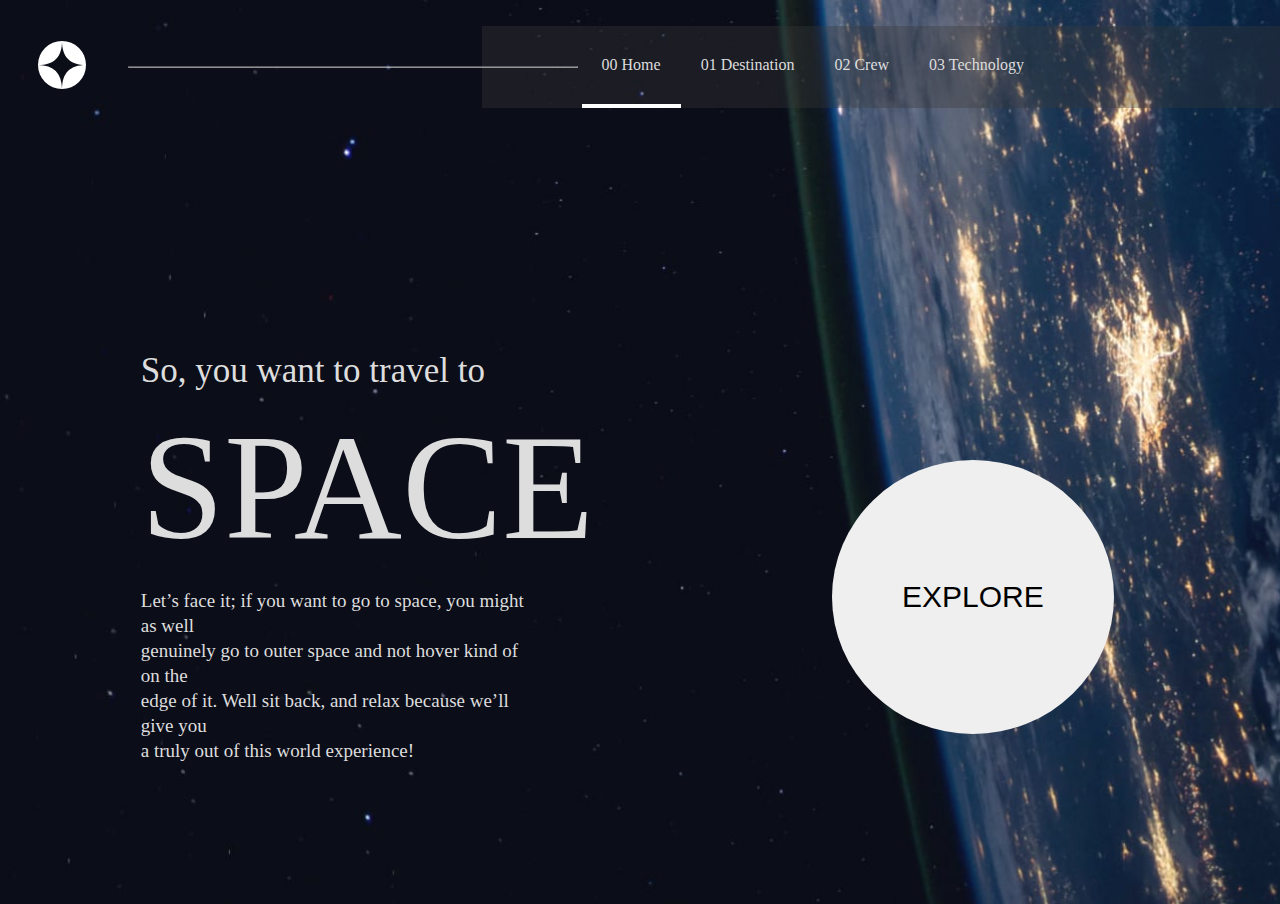
<file: index.html>
<!DOCTYPE html>
<html lang="en">
<head>
  <meta charset="UTF-8">
  <meta name="viewport" content="width=device-width, initial-scale=1.0">
  <title>Frontend Mentor </title>
  <link rel="stylesheet" href="./css/styles.css">
  <link rel="stylesheet" href="./css/encabezado.css">
  <link rel="icon" type="image/png" sizes="32x32" href="./starter-code/assets/favicon-32x32.png">
</head>
<body>
    <img id="hamburguer" src="./starter-code/assets/shared/icon-hamburger.svg" alt="" srcset="">
    <img id="close" src="./starter-code/assets/shared/icon-close.svg" alt="" srcset="">
<div id="container">
  <header>
   <div id="logo">
    <img src="./starter-code/assets/shared/logo.svg" alt="" srcset="">
   </div>
   <hr>
   <div id="menu">
    <li><a href="./index.html">00 Home</a></li>
    <li><a href="./destination-moon.html">01 Destination</a></li>
    <li><a href="./crew-commander.html">02 Crew</a></li>
    <li><a href="./technology-vehicle.html">03 Technology</a></li>

   </div>
   </header>
   <div id="content">
    <div id="izquierda">
      <h2> So, you want to travel to</h2>
      <h1>SPACE</h1>
      <p>Let’s face it; if you want to go to space, you might as well<br> genuinely go to 
          outer space and not hover kind of on the<br> edge of it. Well sit back, and relax 
          because we’ll give you<br> a truly out of this world experience!</p>
    </div>
  <div id="derecha">
      <button id="btnderecha">EXPLORE</button>
  </div>
</div>
<script src="./index.js"></script>
</body>
</html>
</file>
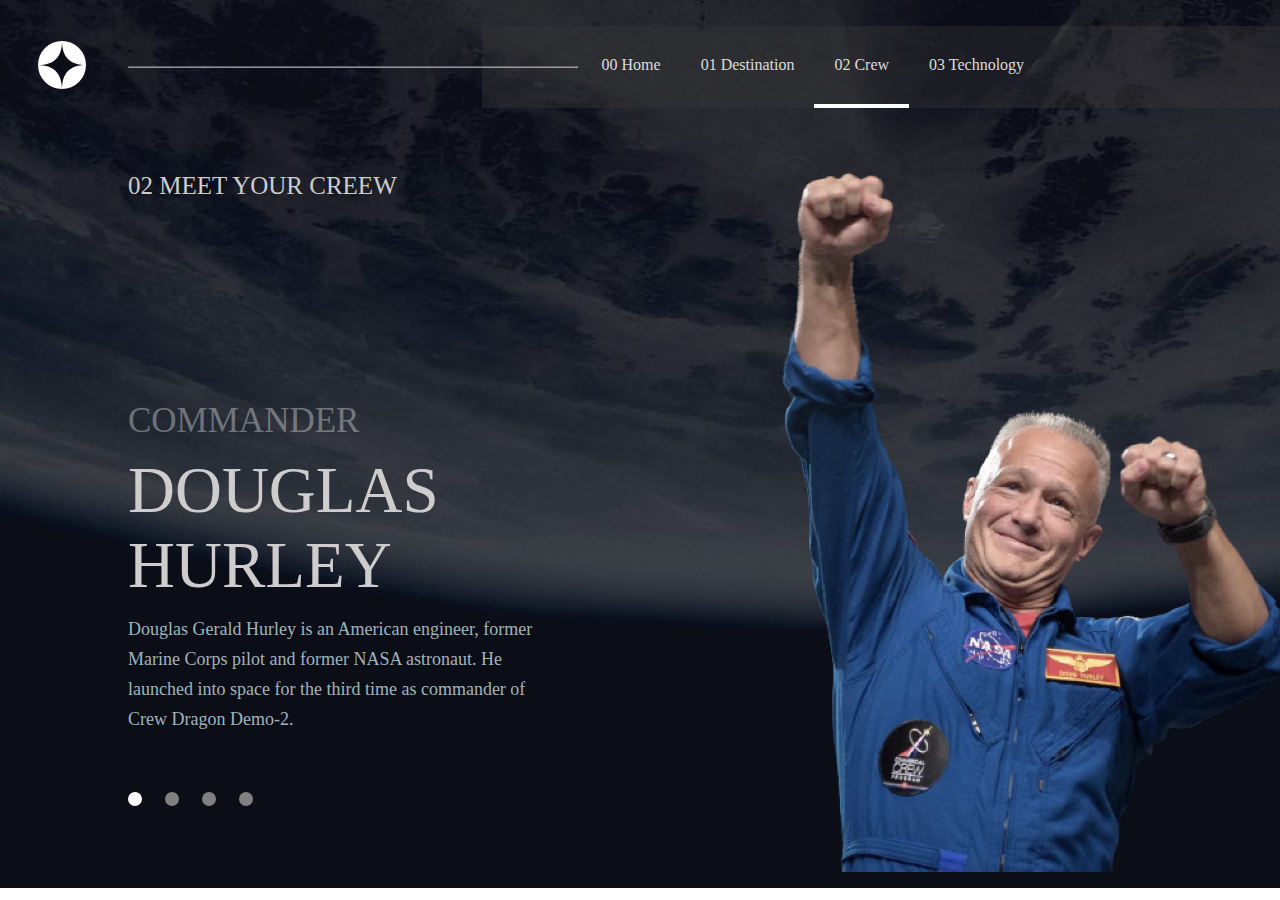
<file: crew-commander.html>
<!DOCTYPE html>
<html lang="en">
<head>
  <meta charset="UTF-8">
  <meta name="viewport" content="width=device-width, initial-scale=1.0">

  <link rel="stylesheet" href="./css/encabezado.css">
  <link rel="stylesheet" href="./css/crew.css">
  <link rel="icon" type="image/png" sizes="32x32" href="./starter-code/assets/favicon-32x32.png">
  <title>Frontend Mentor </title>
  <style>
    .punto:nth-child(1) a {
      background-color: white;
    }
  </style>
</head>
<body>
  <img id="hamburguer" src="./starter-code/assets/shared/icon-hamburger.svg" alt="" srcset="">
    <img id="close" src="./starter-code/assets/shared/icon-close.svg" alt="" srcset="">
  <header>
    <div id="logo">
     <img src="./starter-code/assets/shared/logo.svg" alt="" srcset="">
    </div>
    <hr>
    <div id="menu">
     <li><a href="./index.html">00 Home</a></li>
     <li><a href="./destination-moon.html">01 Destination</a></li>
     <li><a href="./crew-commander.html">02 Crew</a></li>
     <li><a href="./technology-vehicle.html">03 Technology</a></li>

 
    </div>
    </header>
    <div id="content">
     <div id="izquierda">
      <div id="descrip">
        <h3> 02 MEET YOUR CREEW </h3>
       <h2>COMMANDER</h2>
       <h1>DOUGLAS HURLEY</h1>
       <p>Douglas Gerald Hurley is an American engineer, former 
         Marine Corps pilot and former NASA astronaut. He 
         launched into space for the third time as commander of 
         Crew Dragon Demo-2.</p>
      </div>
      <div id="puntos">
        <ul>
          <li class="punto"><a href="./crew-commander.html"></a></li>
          <li class="punto"><a href="./crew-specialist.html"></a></li>
          <li class="punto"><a href="./crew-pilot.html"></a></li>
          <li class="punto"><a href="./crew-engineer.html"></a></li>
        </ul>
        
      </div>
     </div>
   <div id="derecha">
    <img src="./starter-code/assets/crew/image-douglas-hurley.webp" alt="" srcset="">
   </div>
 </div>
 <script src="./index.js"></script>
</body>
</html>
</file>
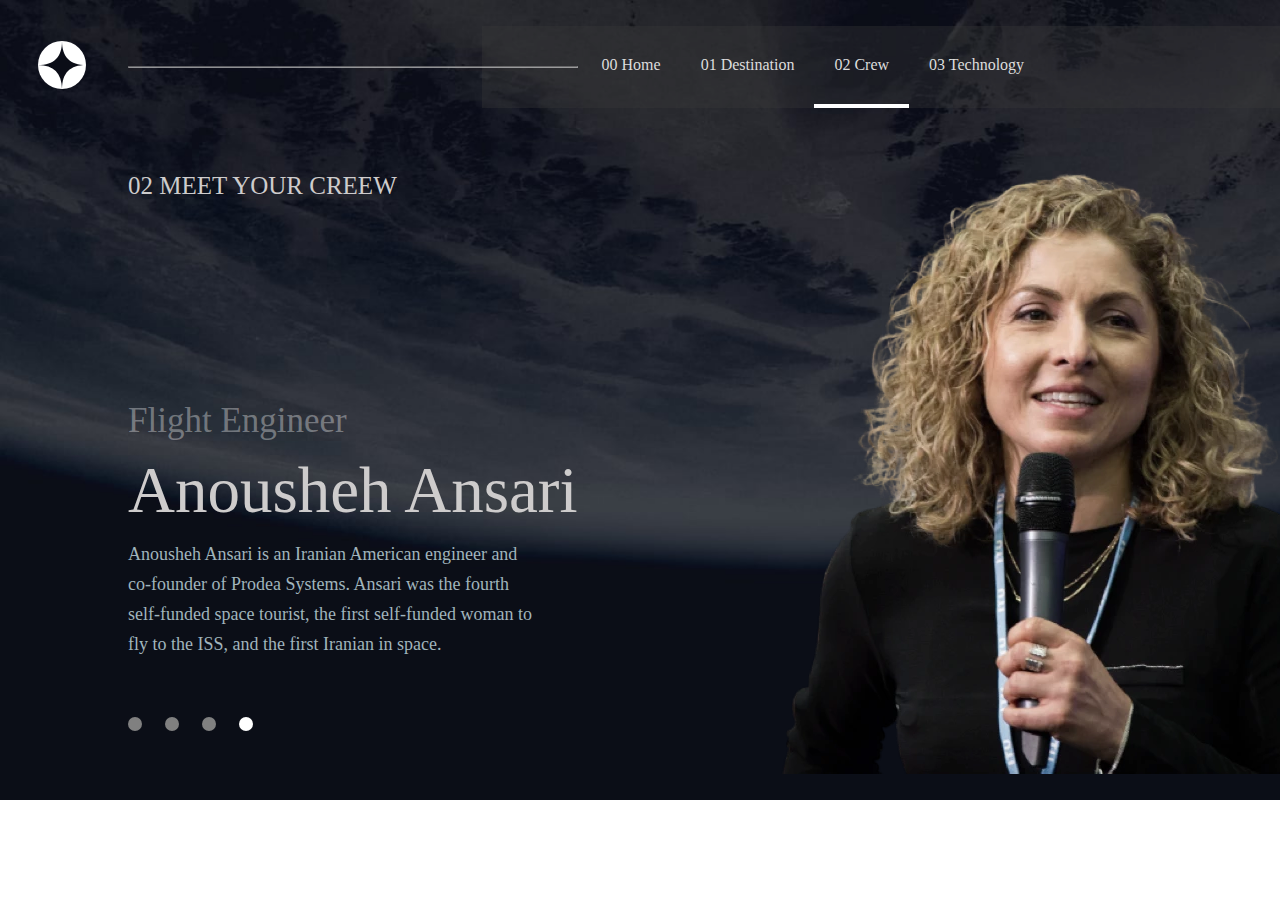
<file: crew-engineer.html>
<!DOCTYPE html>
<html lang="en">
<head>
  <meta charset="UTF-8">
  <meta name="viewport" content="width=device-width, initial-scale=1.0">

  <link rel="stylesheet" href="./css/encabezado.css">
  <link rel="stylesheet" href="./css/crew.css">
  <link rel="icon" type="image/png" sizes="32x32" href="./starter-code/assets/favicon-32x32.png">
  <title>Frontend Mentor</title>
  <style>
    .punto:nth-child(4) a {
      background-color: white;
    }
  </style>
</head>
<body>
  <img id="hamburguer" src="./starter-code/assets/shared/icon-hamburger.svg" alt="" srcset="">
    <img id="close" src="./starter-code/assets/shared/icon-close.svg" alt="" srcset="">
  <header>
    <div id="logo">
     <img src="./starter-code/assets/shared/logo.svg" alt="" srcset="">
    </div>
    <hr>
    <div id="menu">
     <li><a href="./index.html">00 Home</a></li>
     <li><a href="./destination-moon.html">01 Destination</a></li>
     <li><a href="./crew-commander.html">02 Crew</a></li>
     <li><a href="./technology-vehicle.html">03 Technology</a></li>

 
    </div>
    </header>
    <div id="content">
     <div id="izquierda">
      <div id="descrip">
        <h3> 02 MEET YOUR CREEW </h3>
       <h2>Flight Engineer</h2>
       <h1>Anousheh Ansari</h1>
       <p>
        Anousheh Ansari is an Iranian American engineer and co-founder of Prodea Systems. 
  Ansari was the fourth self-funded space tourist, the first self-funded woman to 
  fly to the ISS, and the first Iranian in space. 
       </p>
      </div>
      <div id="puntos">
        <ul>
          <li class="punto"><a href="./crew-commander.html"></a></li>
          <li class="punto"><a href="./crew-specialist.html"></a></li>
          <li class="punto"><a href="./crew-pilot.html"></a></li>
          <li class="punto"><a href="./crew-engineer.html"></a></li>
        </ul>
      </div>
     </div>
   <div id="derecha">
    <img src="./starter-code/assets/crew/image-anousheh-ansari.webp" alt="" srcset="">
   </div>
 </div>
 <script src="./index.js"></script>
</body>
</html>
</file>
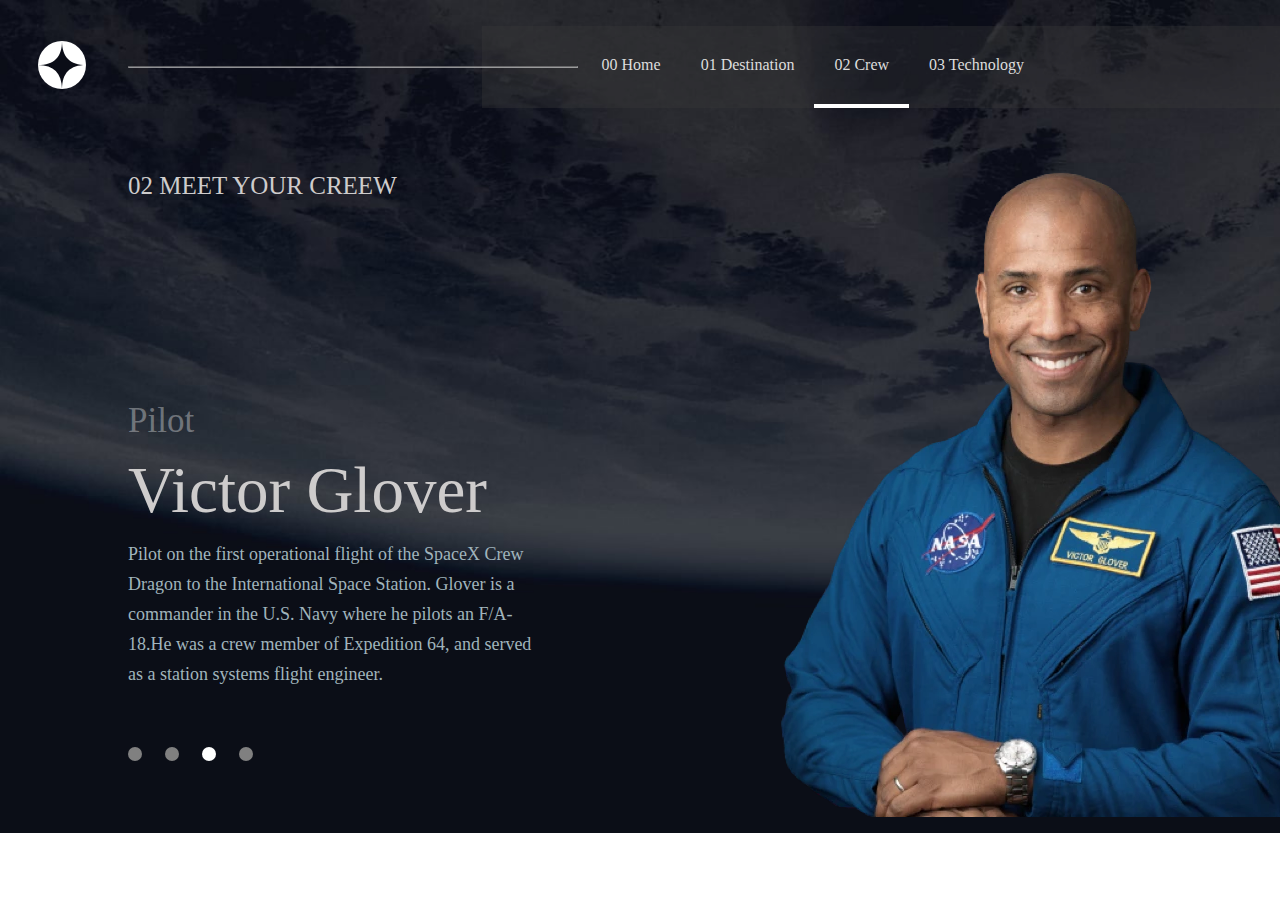
<file: crew-pilot.html>
<!DOCTYPE html>
<html lang="en">
<head>
  <meta charset="UTF-8">
  <meta name="viewport" content="width=device-width, initial-scale=1.0">
  <link rel="stylesheet" href="./css/encabezado.css">
  <link rel="stylesheet" href="./css/crew.css">
  <link rel="icon" type="image/png" sizes="32x32" href="./starter-code/assets/favicon-32x32.png">
  <title>Frontend Mentor </title>
  <style>
    .punto:nth-child(3) a {
      background-color: white;
    }
  </style>
</head>
<body>
  <img id="hamburguer" src="./starter-code/assets/shared/icon-hamburger.svg" alt="" srcset="">
    <img id="close" src="./starter-code/assets/shared/icon-close.svg" alt="" srcset="">
  <header>
    <div id="logo">
     <img src="./starter-code/assets/shared/logo.svg" alt="" srcset="">
    </div>
    <hr>
    <div id="menu">
     <li><a href="./index.html">00 Home</a></li>
     <li><a href="./destination-moon.html">01 Destination</a></li>
     <li><a href="./crew-commander.html">02 Crew</a></li>
     <li><a href="./technology-vehicle.html">03 Technology</a></li>

 
    </div>
    </header>
    <div id="content">
     <div id="izquierda">
      <div id="descrip">
        <h3> 02 MEET YOUR CREEW </h3>
       <h2>Pilot</h2>
       <h1>Victor Glover</h1>
       <p>
        Pilot on the first operational flight of the SpaceX Crew Dragon to the 
  International Space Station. Glover is a commander in the U.S. Navy where 
  he pilots an F/A-18.He was a crew member of Expedition 64, and served as a 
  station systems flight engineer. 
       </p>
      </div>
      <div id="puntos">
        <ul>
          <li class="punto"><a href="./crew-commander.html"></a></li>
          <li class="punto"><a href="./crew-specialist.html"></a></li>
          <li class="punto"><a href="./crew-pilot.html"></a></li>
          <li class="punto"><a href="./crew-engineer.html"></a></li>
        </ul>
      </div>
     </div>
   <div id="derecha">
    <img src="./starter-code/assets/crew/image-victor-glover.webp" alt="" srcset="">
   </div>
 </div>
 <script src="./index.js"></script>
</body>
</html>
</file>
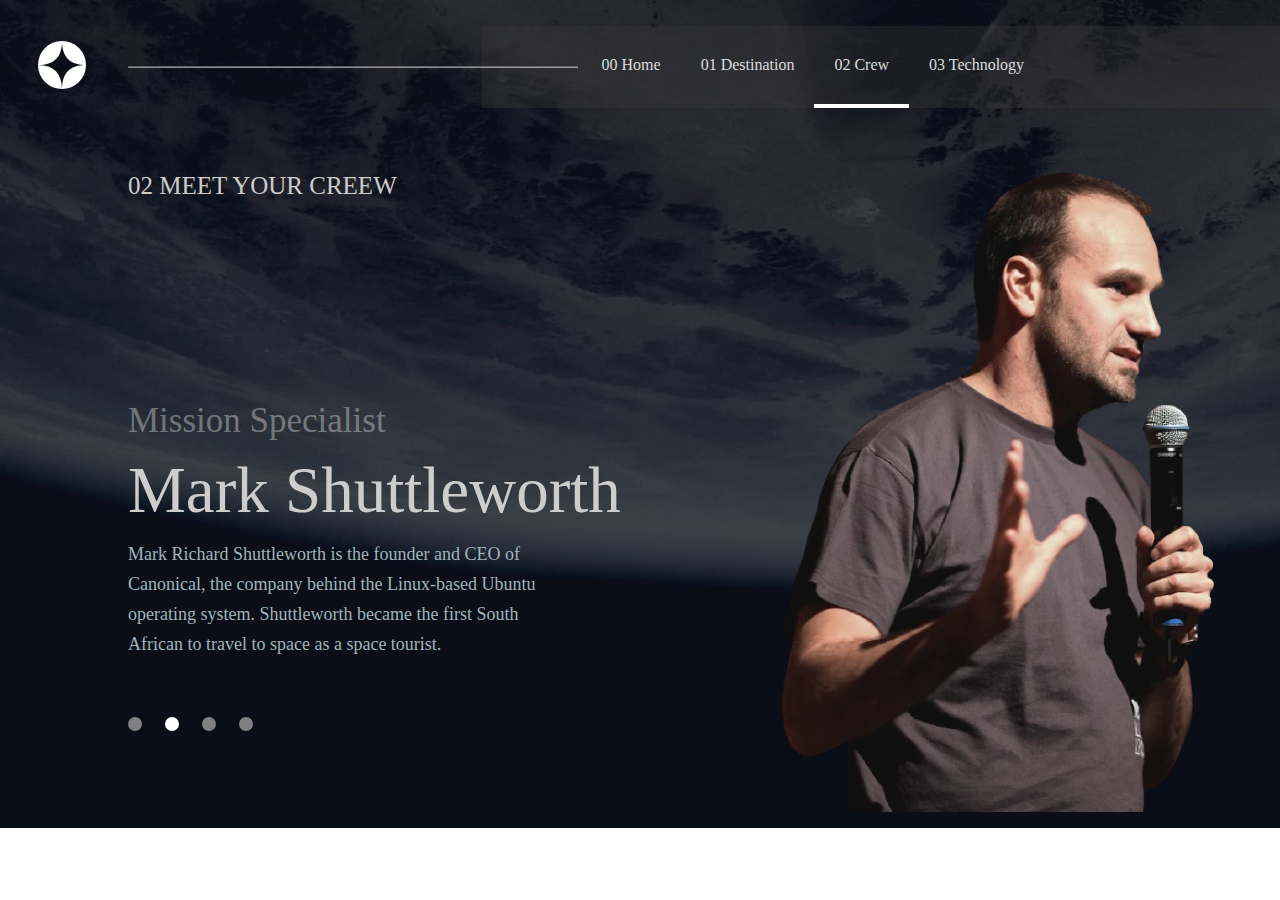
<file: crew-specialist.html>
<!DOCTYPE html>
<html lang="en">
<head>
  <meta charset="UTF-8">
  <meta name="viewport" content="width=device-width, initial-scale=1.0">

  <link rel="stylesheet" href="./css/crew.css">
  <link rel="stylesheet" href="./css/encabezado.css">
  <link rel="icon" type="image/png" sizes="32x32" href="./starter-code/assets/favicon-32x32.png">
  <title>Frontend Mentor</title>
  <style>
    .punto:nth-child(2) a {
      background-color: white;
    }
  </style>
</head>
<body><img id="hamburguer" src="./starter-code/assets/shared/icon-hamburger.svg" alt="" srcset="">
  <img id="close" src="./starter-code/assets/shared/icon-close.svg" alt="" srcset="">
  <header>
    <div id="logo">
     <img src="./starter-code/assets/shared/logo.svg" alt="" srcset="">
    </div>
    <hr>
    <div id="menu">
     <li><a href="./index.html">00 Home</a></li>
     <li><a href="./destination-moon.html">01 Destination</a></li>
     <li><a href="./crew-commander.html">02 Crew</a></li>
     <li><a href="./technology-vehicle.html">03 Technology</a></li>

 
    </div>
    </header>
    <div id="content">
     <div id="izquierda">
      <div id="descrip">
        <h3> 02 MEET YOUR CREEW </h3>
       <h2>Mission Specialist</h2>
       <h1>Mark Shuttleworth</h1>
       <p>
        Mark Richard Shuttleworth is the founder and CEO of Canonical, the company behind 
        the Linux-based Ubuntu operating system. Shuttleworth became the first South 
        African to travel to space as a space tourist.
       </p>
      </div>
      <div id="puntos">
        <ul>
          <li class="punto"><a href="./crew-commander.html"></a></li>
          <li class="punto"><a href="./crew-specialist.html"></a></li>
          <li class="punto"><a href="./crew-pilot.html"></a></li>
          <li class="punto"><a href="./crew-engineer.html"></a></li>
        </ul>
      </div>
     </div>
   <div id="derecha">
    <img src="./starter-code/assets/crew/image-mark-shuttleworth.webp" alt="" srcset="">
   </div>
 </div>
 <script src="./index.js"></script>
</body>
</html>
</file>
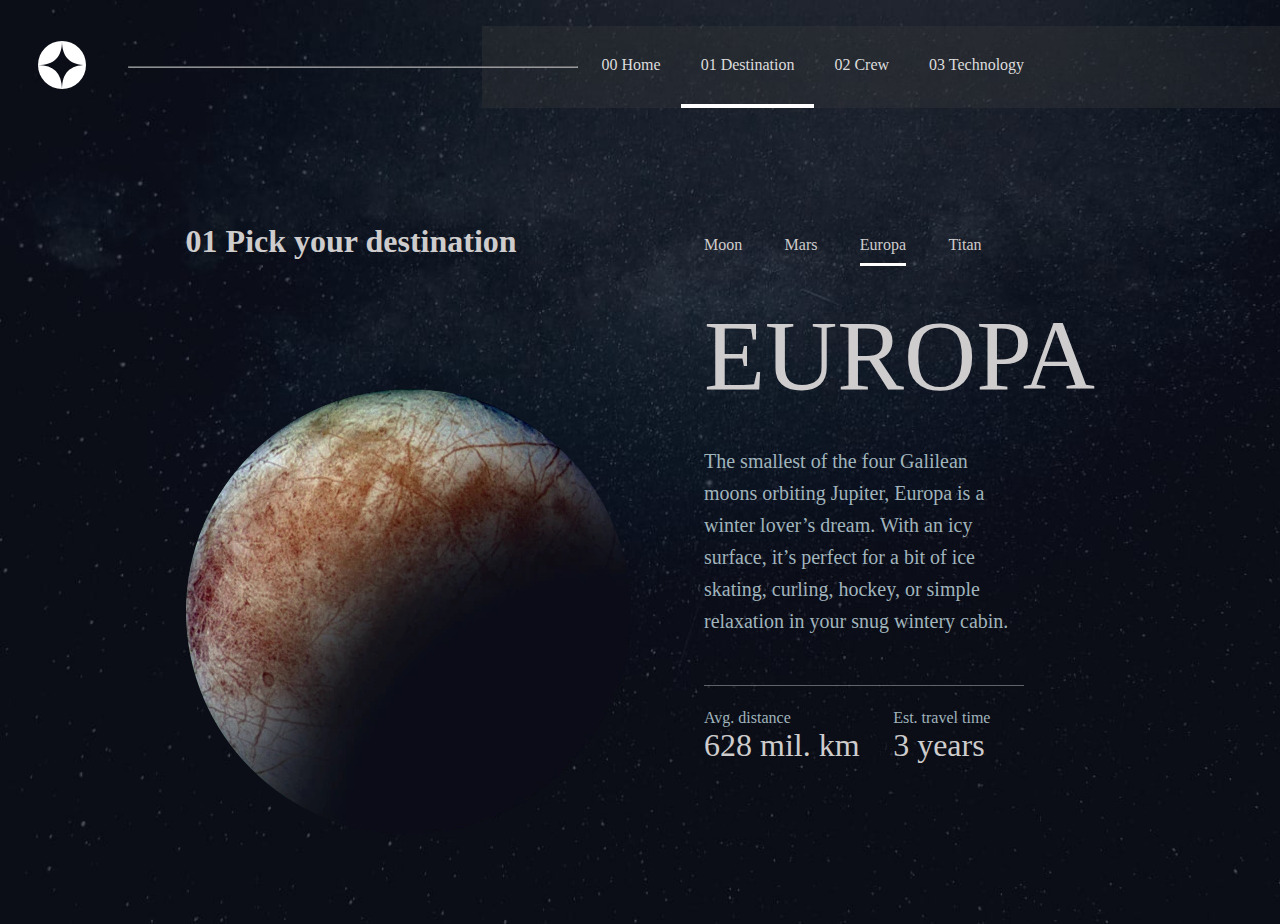
<file: destination-europa.html>
<!DOCTYPE html>
<html lang="en">
<head>
  <meta charset="UTF-8">
  <meta name="viewport" content="width=device-width, initial-scale=1.0">

  <link rel="stylesheet" href="./css/encabezado.css">
  <link rel="stylesheet" href="./css/destination-Moon.css">
  <link rel="icon" type="image/png" sizes="32x32" href="./starter-code/assets/favicon-32x32.png">
  <title>Frontend Mentor </title>
  <style>
    #men li:nth-child(3) {
    border-bottom: 3px solid white;
  }
  </style>
</head>
<body>
  <img id="hamburguer" src="./starter-code/assets/shared/icon-hamburger.svg" alt="" srcset="">
    <img id="close" src="./starter-code/assets/shared/icon-close.svg" alt="" srcset="">
<div id="container">
    <header>
     <div id="logo">
      <img src="./starter-code/assets/shared/logo.svg" alt="" srcset="">
     </div>
     <hr>
     <div id="menu">
      <li><a href="./index.html">00 Home</a></li>
      <li><a href="./destination-moon.html">01 Destination</a></li>
      <li><a href="./crew-commander.html">02 Crew</a></li>
      <li><a href="./technology-vehicle.html">03 Technology</a></li>

  
     </div>
     </header>
     <div id="content">
      <div id="izquierda">
        <div id="text">
          <h1>01 Pick your destination</h1>
          <img src="./starter-code/assets/destination/image-europa.webp" alt="" srcset="">
        </div>
        
        
      </div>
    <div id="derecha">
      <div id="men">
        <li><a href="./destination-moon.html">Moon</a></li>
       <li><a href="./destination-mars.html">Mars</a></li>
       <li><a href="./destination-europa.html">Europa</a></li>
       <li><a href="./destination-titan.html">Titan</a></li>
      </div>
    <div id="texto">
      <h1>EUROPA</h1>
      <p>The smallest of the four Galilean moons orbiting Jupiter, 
         Europa is a  winter lover’s dream. With an icy surface, it’s 
          perfect for a bit of ice skating, curling, hockey, or simple 
           relaxation in your snug wintery cabin.</p>
    </div>
    <div id="bajo">
      <div class="card">
        <h4>Avg. distance</h4>
        <h1>628 mil. km</h1>
      </div>
      <div class="card">
        <h4>Est. travel time</h4>
        <h1>3 years</h1>
      </div>
    </div>
    </div>
  </div>
  <script src="./index.js"></script>
</body>
</htl>
</file>
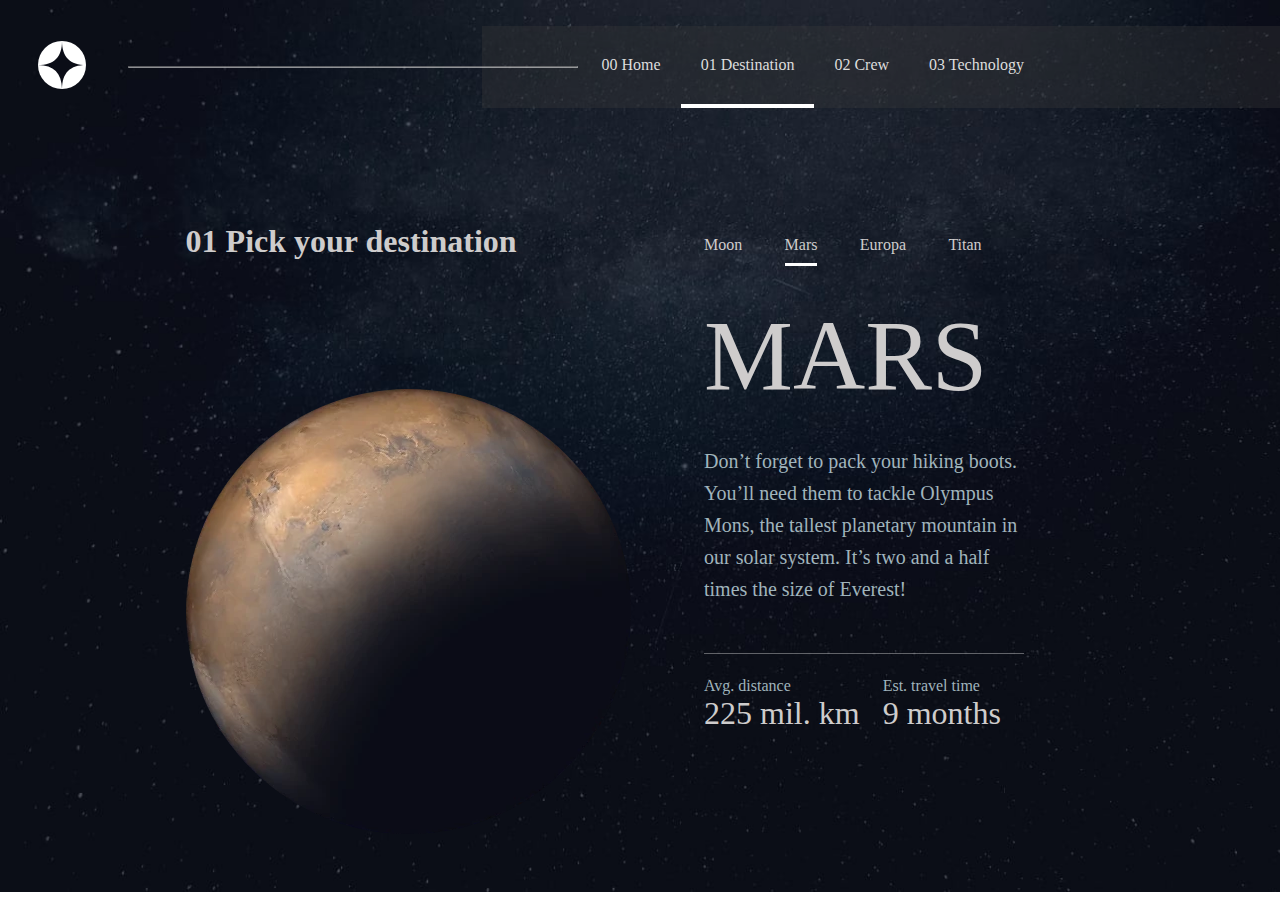
<file: destination-mars.html>
<!DOCTYPE html>
<html lang="en">
<head>
  <meta charset="UTF-8">
  <meta name="viewport" content="width=device-width, initial-scale=1.0">
   <link rel="stylesheet" href="./css/encabezado.css">
   <link rel="stylesheet" href="./css/destination-Moon.css">
   <link rel="icon" type="image/png" sizes="32x32" href="./starter-code/assets/favicon-32x32.png">
  
  <title>Frontend Mentor </title>
  <style>
    #men li:nth-child(2) {
    border-bottom: 3px solid white;
    }
  </style>
</head>
<body>
  <img id="hamburguer" src="./starter-code/assets/shared/icon-hamburger.svg" alt="" srcset="">
    <img id="close" src="./starter-code/assets/shared/icon-close.svg" alt="" srcset="">
  <div id="container">
    <header>
     <div id="logo">
      <img src="./starter-code/assets/shared/logo.svg" alt="" srcset="">
     </div>
     <hr>
     <div id="menu">
      <li><a href="./index.html">00 Home</a></li>
      <li><a href="./destination-moon.html">01 Destination</a></li>
      <li><a href="./crew-commander.html">02 Crew</a></li>
      <li><a href="./technology-vehicle.html">03 Technology</a></li>

  
     </div>
     </header>
     <div id="content">
      <div id="izquierda">
        <div id="text">
          <h1>01 Pick your destination</h1>
          <img src="./starter-code/assets/destination/image-mars.webp" alt="" srcset="">
        </div>
        
        
      </div>
    <div id="derecha">
      <div id="men">
        <li><a href="./destination-moon.html">Moon</a></li>
       <li><a href="./destination-mars.html">Mars</a></li>
       <li><a href="./destination-europa.html">Europa</a></li>
       <li><a href="./destination-titan.html">Titan</a></li>
      </div>
    <div id="texto">
      <h1>MARS</h1>
      <p>Don’t forget to pack your hiking boots. You’ll need them to 
         tackle Olympus Mons, the tallest planetary mountain in 
          our solar system. It’s two and a half times the size of  Everest!</p>
    </div>
    <div id="bajo">
      <div class="card">
        <h4>Avg. distance</h4>
        <h1>225 mil. km</h1>
      </div>
      <div class="card">
        <h4>Est. travel time</h4>
        <h1>9 months</h1>
      </div>
    </div>
    </div>
  </div>
  <script src="./index.js"></script>
</body>
</html>
</file>
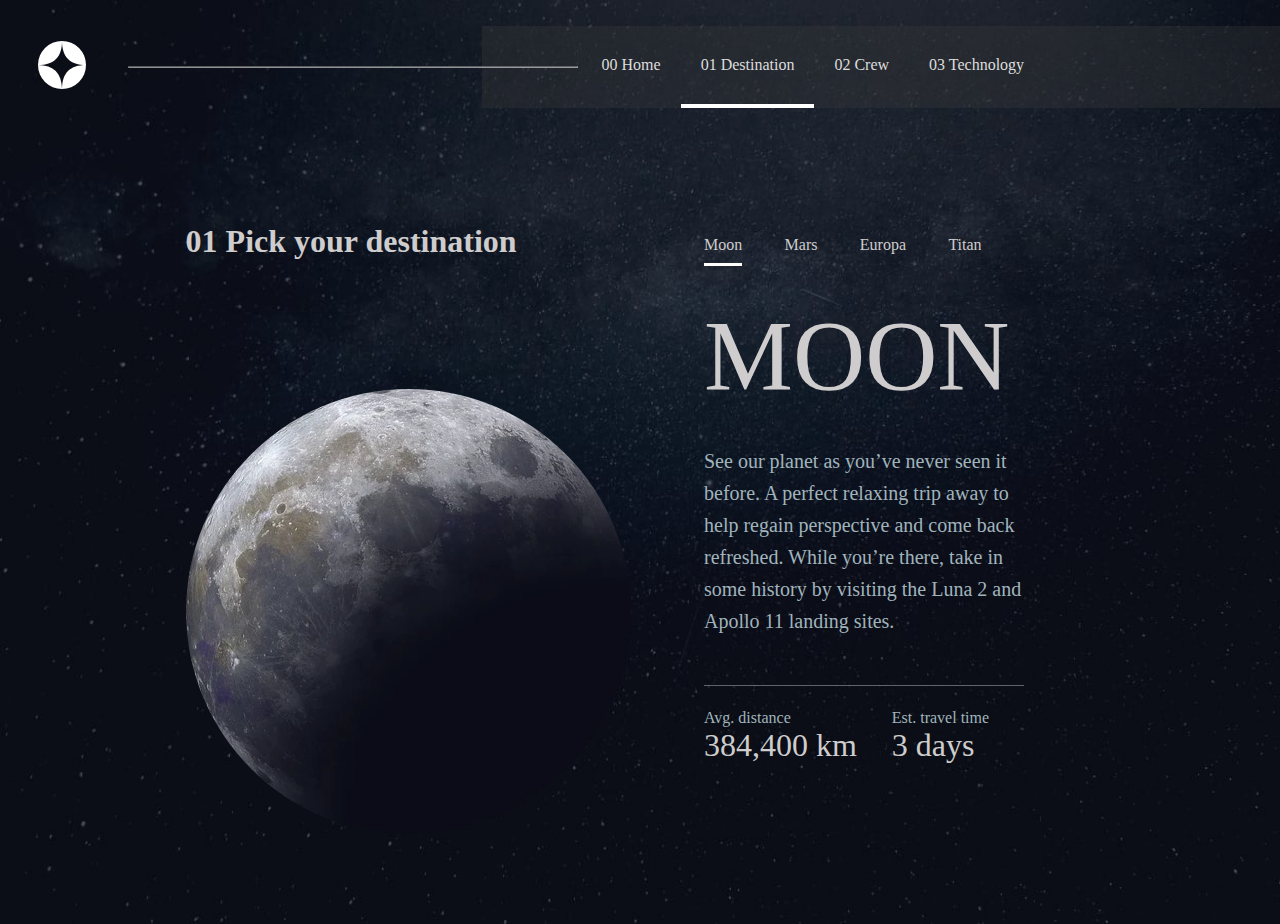
<file: destination-moon.html>
<!DOCTYPE html>
<html lang="en">
<head>
  <meta charset="UTF-8">
  <meta name="viewport" content="width=device-width, initial-scale=1.0">
  
  <link rel="stylesheet" href="./css/encabezado.css">
  <link rel="stylesheet" href="./css/destination-Moon.css">
  <link rel="icon" type="image/png" sizes="32x32" href="./starter-code/assets/favicon-32x32.png">
  <title>Frontend Mentor</title>
  <style>
    #men li:nth-child(1) {
    border-bottom: 3px solid white;
  }
  </style>
</head>
<body>
  <img id="hamburguer" src="./starter-code/assets/shared/icon-hamburger.svg" alt="" srcset="">
    <img id="close" src="./starter-code/assets/shared/icon-close.svg" alt="" srcset="">
  <div id="container">
    <header>
     <div id="logo">
      <img src="./starter-code/assets/shared/logo.svg" alt="" srcset="">
     </div>
     <hr>
     <div id="menu">
      <li><a href="./index.html">00 Home</a></li>
      <li><a href="./destination-moon.html">01 Destination</a></li>
      <li><a href="./crew-commander.html">02 Crew</a></li>
      <li><a href="./technology-vehicle.html">03 Technology</a></li>

  
     </div>
     </header>
     <div id="content">
      <div id="izquierda">
        <div id="text">
          <h1>01 Pick your destination</h1>
          <img src="./starter-code/assets/destination/image-moon.webp" alt="" srcset="">
        </div>
        
        
      </div>
    <div id="derecha">
      <div id="men">
       <li><a href="./destination-moon.html">Moon</a></li>
       <li><a href="./destination-mars.html">Mars</a></li>
       <li><a href="./destination-europa.html">Europa</a></li>
       <li><a href="./destination-titan.html">Titan</a></li>
      </div>
    <div id="texto">
      <h1>MOON</h1>
      <p>See our planet as you’ve never seen it before. A perfect 
         relaxing trip away to help regain perspective and come 
         back refreshed. While you’re there, take in some history  
        by visiting the Luna 2 and Apollo 11 landing sites.</p>
    </div>
    <div id="bajo">
      <div class="card">
        <h4>Avg. distance</h4>
        <h1>384,400 km</h1>
      </div>
      <div class="card">
        <h4>Est. travel time</h4>
        <h1>3 days</h1>
      </div>
    </div>
    </div>
  </div>
  <script src="./index.js"></script>
</body>
</html>
</file>
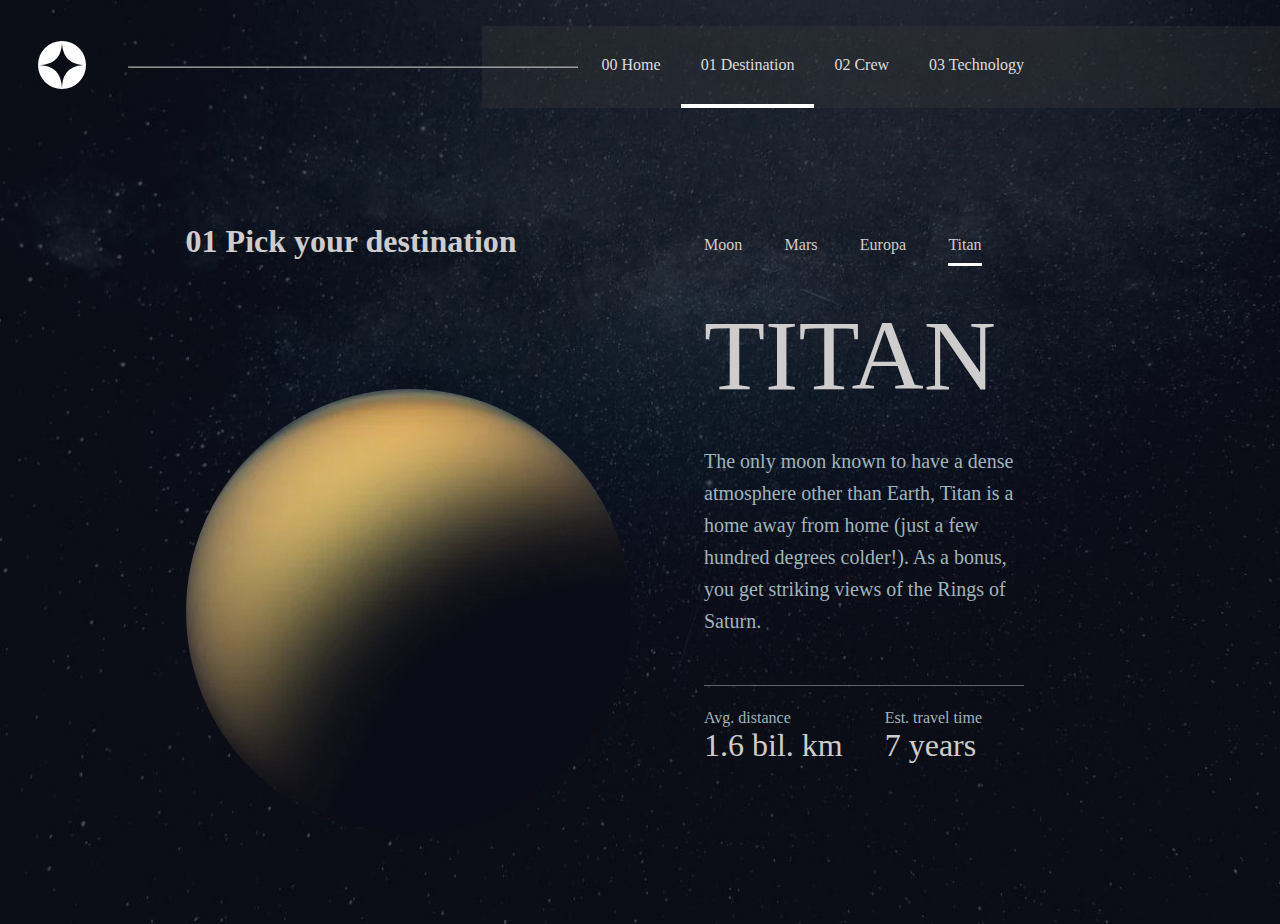
<file: destination-titan.html>
<!DOCTYPE html>
<html lang="en">
<head>
  <meta charset="UTF-8">
  <meta name="viewport" content="width=device-width, initial-scale=1.0">

  <link rel="stylesheet" href="./css/encabezado.css">
  <link rel="stylesheet" href="./css/destination-Moon.css">
  <link rel="icon" type="image/png" sizes="32x32" href="./starter-code/assets/favicon-32x32.png">
  <title>Frontend Mentor </title>
  <style>
    #men li:nth-child(4) {
    border-bottom: 3px solid white;
  }
  </style>
</head>
<body>
  <img id="hamburguer" src="./starter-code/assets/shared/icon-hamburger.svg" alt="" srcset="">
    <img id="close" src="./starter-code/assets/shared/icon-close.svg" alt="" srcset="">
<div id="container">
    <header>
     <div id="logo">
      <img src="./starter-code/assets/shared/logo.svg" alt="" srcset="">
     </div>
     <hr>
     <div id="menu">
      <li><a href="./index.html">00 Home</a></li>
      <li><a href="./destination-moon.html">01 Destination</a></li>
      <li><a href="./crew-commander.html">02 Crew</a></li>
      <li><a href="./technology-vehicle.html">03 Technology</a></li>

  
     </div>
     </header>
     <div id="content">
      <div id="izquierda">
        <div id="text">
          <h1>01 Pick your destination</h1>
          <img src="./starter-code/assets/destination/image-titan.webp" alt="" srcset="">
        </div>
        
        
      </div>
    <div id="derecha">
      <div id="men">
        <li><a href="./destination-moon.html">Moon</a></li>
       <li><a href="./destination-mars.html">Mars</a></li>
       <li><a href="./destination-europa.html">Europa</a></li>
       <li><a href="./destination-titan.html">Titan</a></li>
      </div>
    <div id="texto">
      <h1>TITAN</h1>
      <p>The only moon known to have a dense atmosphere other
         than Earth, Titan is a home away from home (just a few 
          hundred degrees colder!). As a bonus, you get striking 
         views of the Rings of Saturn.</p>
    </div>
    <div id="bajo">
      <div class="card">
        <h4>Avg. distance</h4>
        <h1>1.6 bil. km</h1>
      </div>
      <div class="card">
        <h4>Est. travel time</h4>
        <h1>7 years</h1>
      </div>
    </div>
    </div>
  </div> 
  <script src="./index.js"></script>
</body>
</html>
</file>
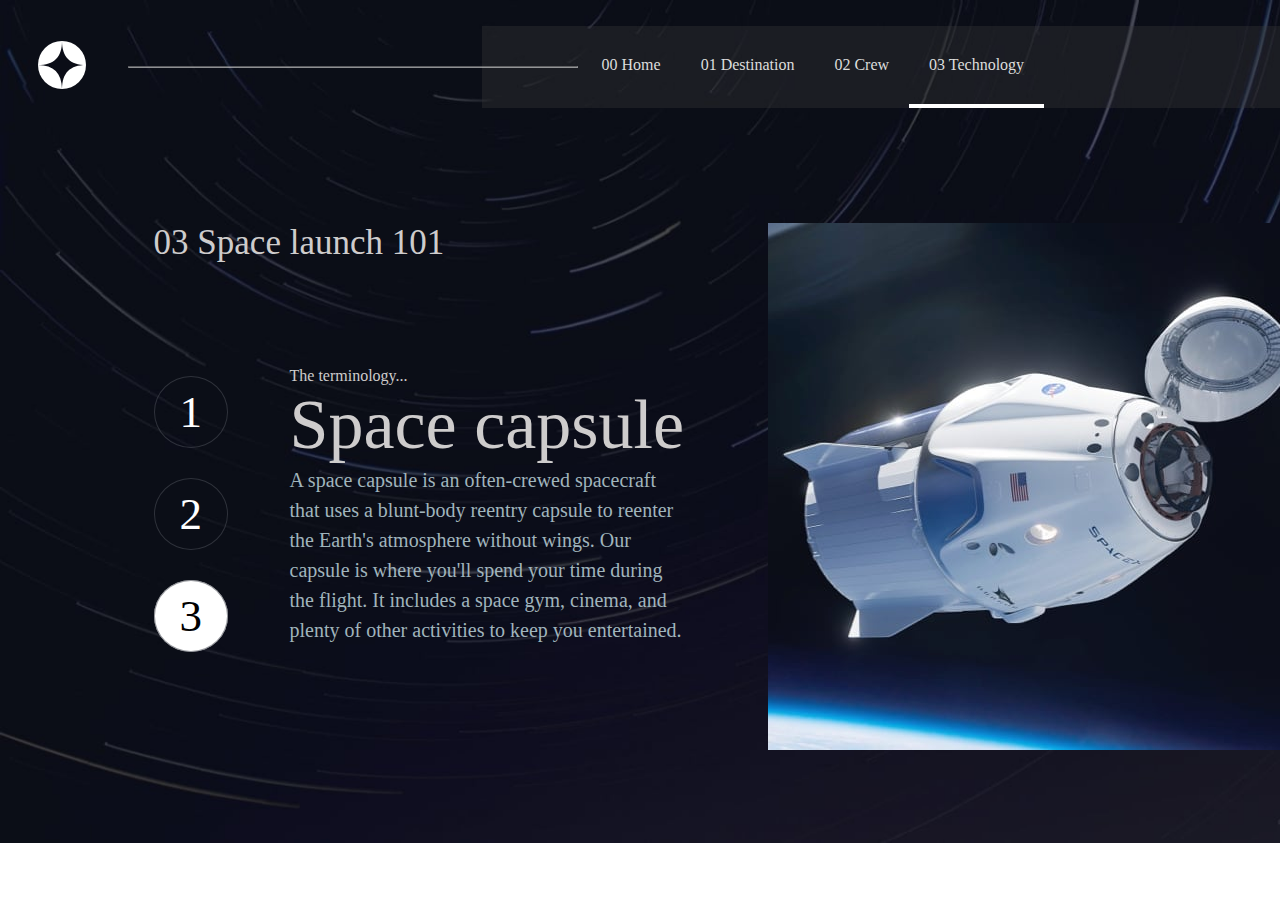
<file: technology-capsule.html>
<!DOCTYPE html>
<html lang="en">
<head>
  <meta charset="UTF-8">
  <meta name="viewport" content="width=device-width, initial-scale=1.0">

  <link rel="stylesheet" href="./css/encabezado.css">
  <link rel="stylesheet" href="./css/technology.css">
  <link rel="icon" type="image/png" sizes="32x32" href="./starter-code/assets/favicon-32x32.png">
  <style>
    .num:nth-child(3) a {
      background-color: white;
      color: black;
    }
  </style>

  <title>Frontend Mentor </title>
</head>
<body>
    <img id="hamburguer" src="./starter-code/assets/shared/icon-hamburger.svg" alt="" srcset="">
    <img id="close" src="./starter-code/assets/shared/icon-close.svg" alt="" srcset="">
  <header>
    <div id="logo">
     <img src="./starter-code/assets/shared/logo.svg" alt="" srcset="">
    </div>
    <hr>
    <div id="menu">
     <li><a href="./index.html">00 Home</a></li>
     <li><a href="./destination-moon.html">01 Destination</a></li>
     <li><a href="./crew-commander.html">02 Crew</a></li>
     <li><a href="./technology-vehicle.html">03 Technology</a></li>
    </div>
    </header>
    <div id="content">
     <div id="izquierda">
      <div id="titulo">
       <h3>03 Space launch 101</h3>
      </div>
      <div id="descrip">
        <div id="nume">
          <li class="num"><a href="./technology-vehicle.html">1</a></li>
          <li class="num"><a href="./technology-spaceport.html">2</a></li>
          <li class="num"><a href="./technology-capsule.html">3</a></li>
        </div>
        <div id="texto">
          <h4>The terminology...</h4>
        <h1> Space capsule </h1>
        <p>A space capsule is an often-crewed spacecraft that uses a blunt-body reentry 
          capsule to reenter the Earth's atmosphere without wings. Our capsule is where 
          you'll spend your time during the flight. It includes a space gym, cinema, 
          and plenty of other activities to keep you entertained.</p>
        </div>
      </div>
     </div>
   <div id="derecha">
    <img src="./starter-code/assets/technology/image-space-capsule-portrait.jpg" alt="" srcset="">
   </div>
 </div>
 <script src="./index.js"></script>
</body>
</html>
</file>
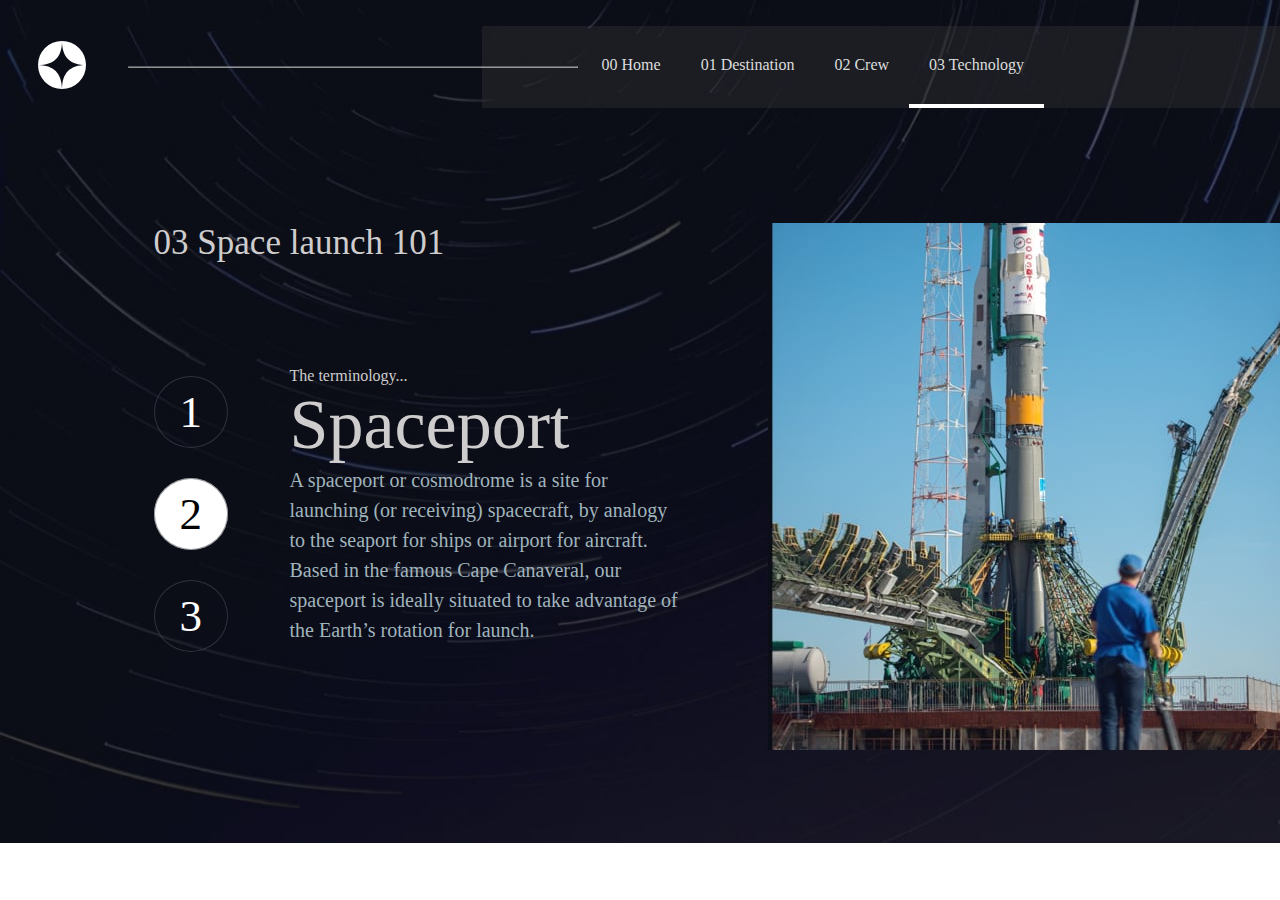
<file: technology-spaceport.html>
<!DOCTYPE html>
<html lang="en">
<head>
  <meta charset="UTF-8">
  <meta name="viewport" content="width=device-width, initial-scale=1.0">

  <link rel="stylesheet" href="./css/encabezado.css">
  <link rel="stylesheet" href="./css/technology.css">
  <link rel="icon" type="image/png" sizes="32x32" href="./starter-code/assets/favicon-32x32.png">
  <style>
    .num:nth-child(2) a {
      background-color: white;
      color: black;
    }
  </style>
  <title>Frontend Mentor </title>
</head>
<body>
  <img id="hamburguer" src="./starter-code/assets/shared/icon-hamburger.svg" alt="" srcset="">
    <img id="close" src="./starter-code/assets/shared/icon-close.svg" alt="" srcset="">
  <header>
    <div id="logo">
     <img src="./starter-code/assets/shared/logo.svg" alt="" srcset="">
    </div>
    <hr>
    <div id="menu">
     <li><a href="./index.html">00 Home</a></li>
     <li><a href="./destination-moon.html">01 Destination</a></li>
     <li><a href="./crew-commander.html">02 Crew</a></li>
     <li><a href="./technology-vehicle.html">03 Technology</a></li>
    </div>
    </header>
    <div id="content">
     <div id="izquierda">
      <div id="titulo">
       <h3>03 Space launch 101</h3>
      </div>
      <div id="descrip">
        <div id="nume">
          <li class="num"><a href="./technology-vehicle.html">1</a></li>
          <li class="num"><a href="./technology-spaceport.html">2</a></li>
          <li class="num"><a href="./technology-capsule.html">3</a></li>
        </div>
        <div id="texto">
          <h4>The terminology...</h4>
        <h1>Spaceport </h1>
        <p> A spaceport or cosmodrome is a site for launching (or receiving) spacecraft, 
          by analogy to the seaport for ships or airport for aircraft. Based in the 
          famous Cape Canaveral, our spaceport is ideally situated to take advantage 
          of the Earth’s rotation for launch.</p>
        </div>
      </div>
     </div>
   <div id="derecha">
    <img src="./starter-code/assets/technology/image-spaceport-portrait.jpg" alt="" srcset="">
   </div>
 </div>
 <script src="./index.js"></script>
</body>
</html>
</file>
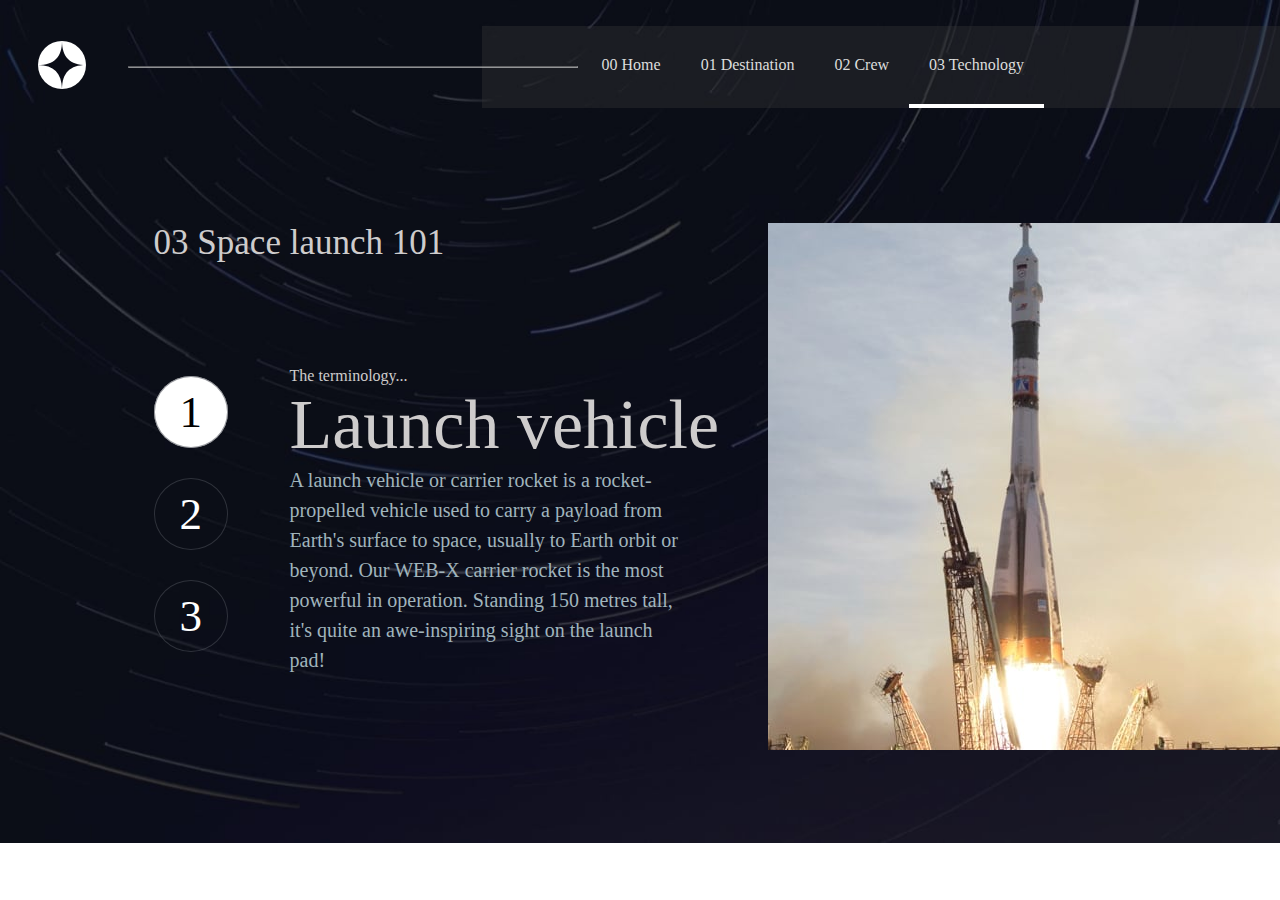
<file: technology-vehicle.html>
<!DOCTYPE html>
<html lang="en">
<head>
  <meta charset="UTF-8">
  <meta name="viewport" content="width=device-width, initial-scale=1.0">

  <link rel="stylesheet" href="./css/encabezado.css">
  <link rel="stylesheet" href="./css/technology.css">
  <link rel="icon" type="image/png" sizes="32x32" href="./starter-code/assets/favicon-32x32.png">
  <title>Frontend Mentor </title>
  <style>
    .num:nth-child(1) a {
      background-color: white;
      color: black;
    }
  </style>
</head>
<body>
  <img id="hamburguer" src="./starter-code/assets/shared/icon-hamburger.svg" alt="" srcset="">
    <img id="close" src="./starter-code/assets/shared/icon-close.svg" alt="" srcset="">
  <header>
    <div id="logo">
     <img src="./starter-code/assets/shared/logo.svg" alt="" srcset="">
    </div>
    <hr>
    <div id="menu">
     <li><a href="./index.html">00 Home</a></li>
     <li><a href="./destination-moon.html">01 Destination</a></li>
     <li><a href="./crew-commander.html">02 Crew</a></li>
     <li><a href="./technology-vehicle.html">03 Technology</a></li>
    </div>
    </header>
    <div id="content">
     <div id="izquierda">
      <div id="titulo">
       <h3>03 Space launch 101</h3>
      </div>
      <div id="descrip">
        <div id="nume">
          <li class="num"><a href="./technology-vehicle.html">1</a></li>
          <li class="num"><a href="./technology-spaceport.html">2</a></li>
          <li class="num"><a href="./technology-capsule.html">3</a></li>
        </div>
        <div id="texto">
          <h4>The terminology...</h4>
        <h1>Launch vehicle </h1>
        <p>A launch vehicle or carrier rocket is a rocket-propelled vehicle used to carry a 
          payload from Earth's surface to space, usually to Earth orbit or beyond. Our 
          WEB-X carrier rocket is the most powerful in operation. Standing 150 metres tall, 
          it's quite an awe-inspiring sight on the launch pad!</p>
        </div>
      </div>
     </div>
   <div id="derecha">
    <img src="./starter-code/assets/technology/image-launch-vehicle-portrait.jpg" alt="" srcset="">
   </div>
 </div>
 <script src="./index.js"></script>
</body>
</html>
</file>
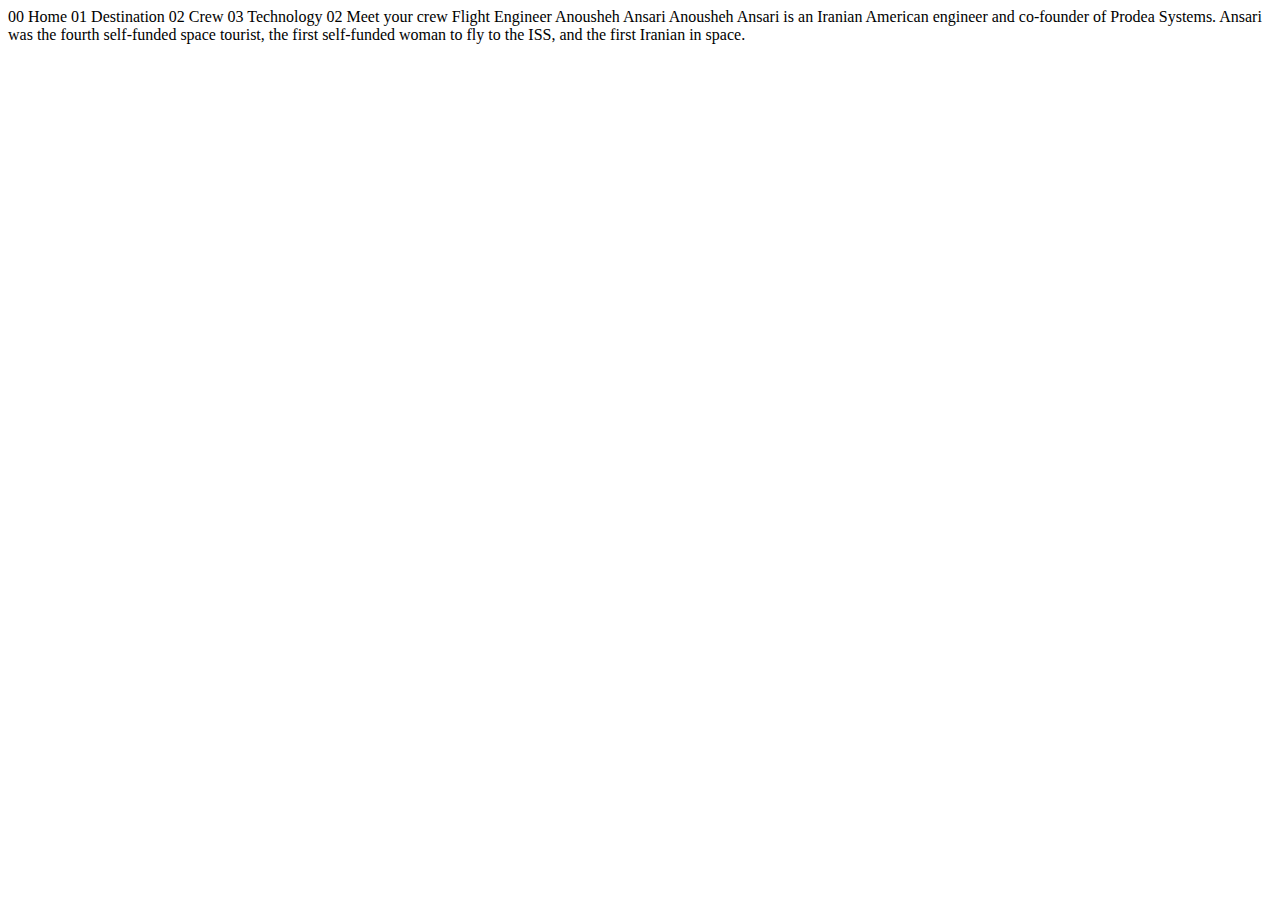
<file: starter-code/crew-engineer.html>
<!DOCTYPE html>
<html lang="en">
<head>
  <meta charset="UTF-8">
  <meta name="viewport" content="width=device-width, initial-scale=1.0">

  <link rel="icon" type="image/png" sizes="32x32" href="./assets/favicon-32x32.png">
  
  <title>Frontend Mentor | Space tourism website</title>
</head>
<body>

  00 Home
  01 Destination
  02 Crew
  03 Technology

  02 Meet your crew

  Flight Engineer
  Anousheh Ansari

  Anousheh Ansari is an Iranian American engineer and co-founder of Prodea Systems. 
  Ansari was the fourth self-funded space tourist, the first self-funded woman to 
  fly to the ISS, and the first Iranian in space. 
</body>
</html>
</file>
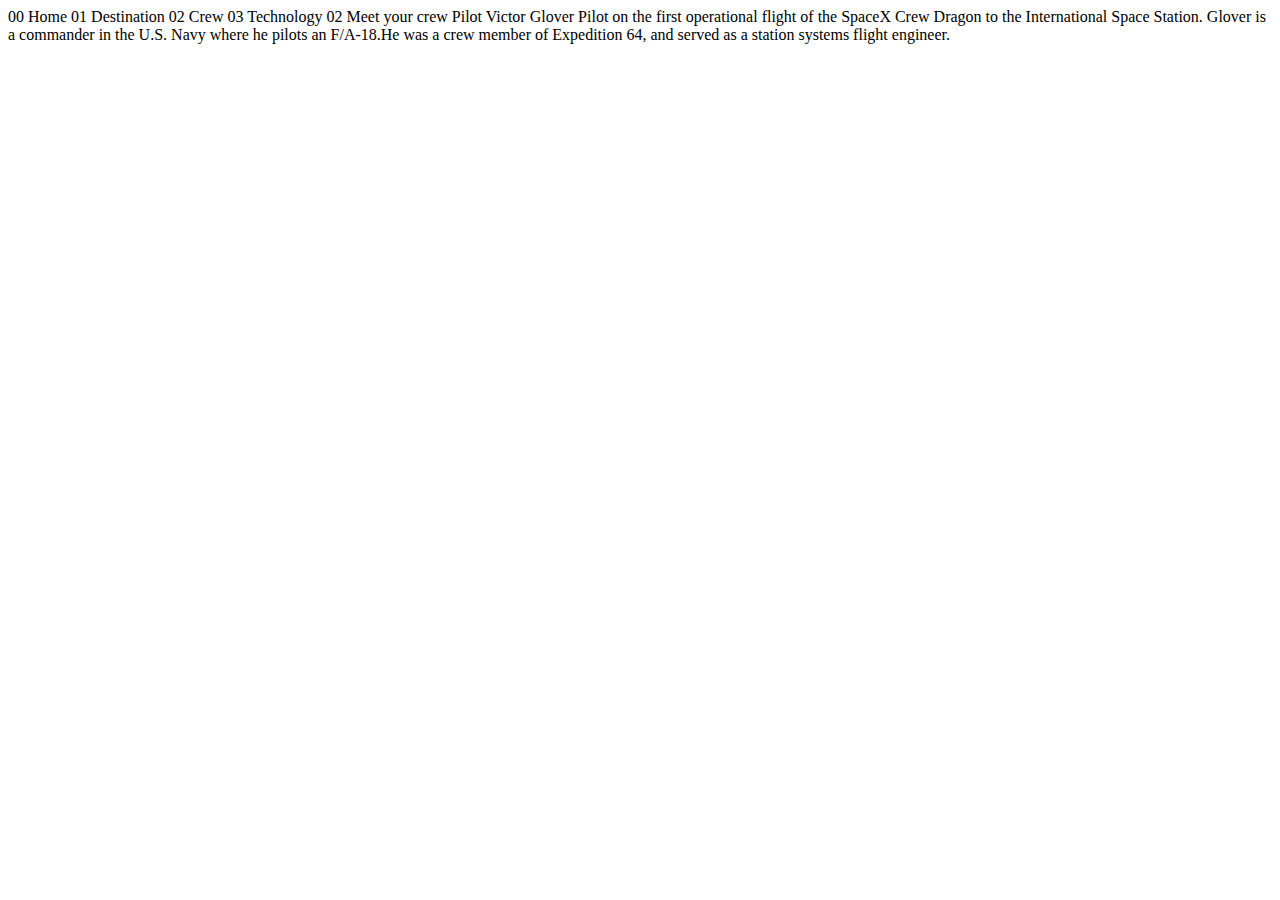
<file: starter-code/crew-pilot.html>
<!DOCTYPE html>
<html lang="en">
<head>
  <meta charset="UTF-8">
  <meta name="viewport" content="width=device-width, initial-scale=1.0">

  <link rel="icon" type="image/png" sizes="32x32" href="./assets/favicon-32x32.png">
  
  <title>Frontend Mentor | Space tourism website</title>
</head>
<body>

  00 Home
  01 Destination
  02 Crew
  03 Technology

  02 Meet your crew

  Pilot
  Victor Glover

  Pilot on the first operational flight of the SpaceX Crew Dragon to the 
  International Space Station. Glover is a commander in the U.S. Navy where 
  he pilots an F/A-18.He was a crew member of Expedition 64, and served as a 
  station systems flight engineer. 
</body>
</html>
</file>
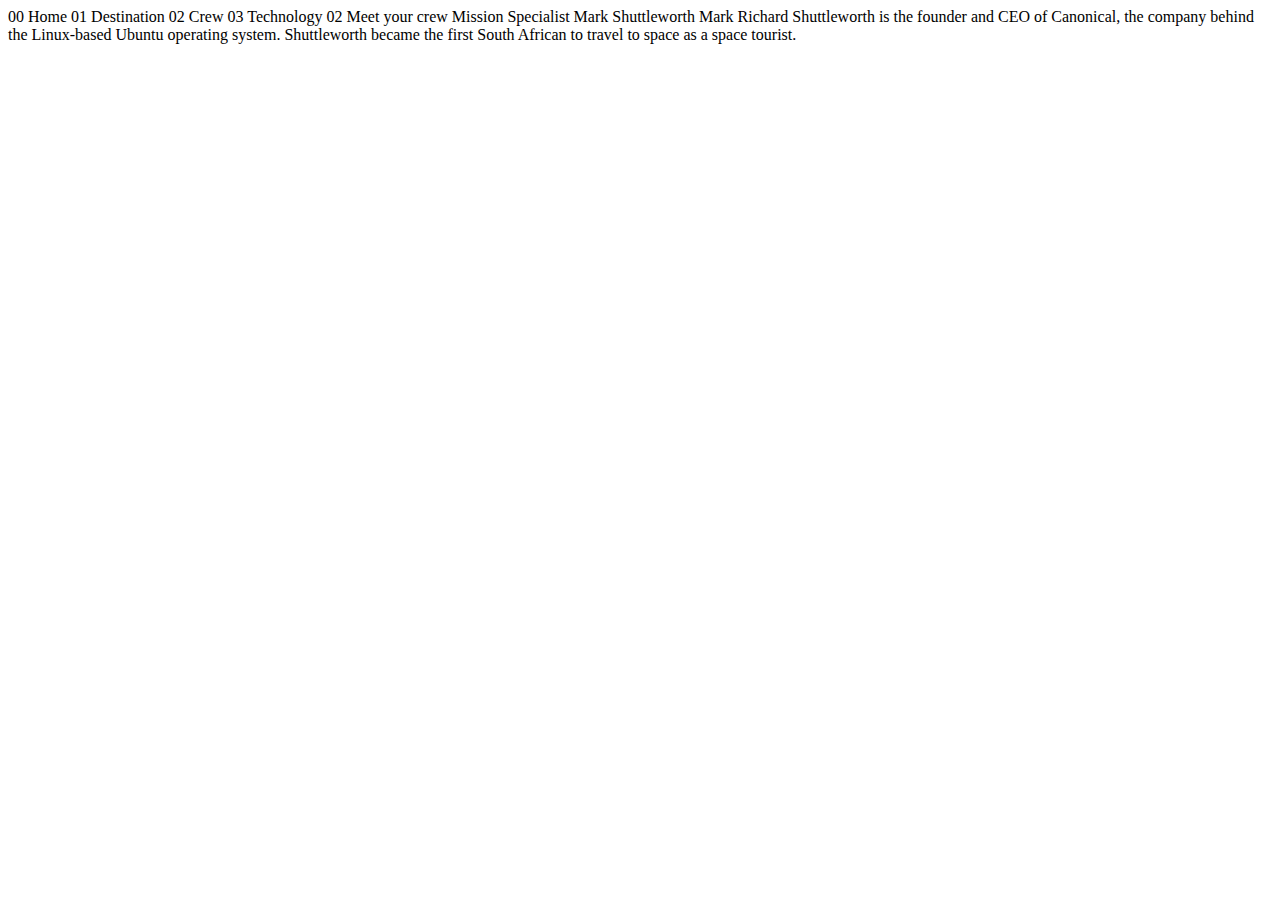
<file: starter-code/crew-specialist.html>
<!DOCTYPE html>
<html lang="en">
<head>
  <meta charset="UTF-8">
  <meta name="viewport" content="width=device-width, initial-scale=1.0">

  <link rel="icon" type="image/png" sizes="32x32" href="./assets/favicon-32x32.png">
  
  <title>Frontend Mentor | Space tourism website</title>
</head>
<body>

  00 Home
  01 Destination
  02 Crew
  03 Technology

  02 Meet your crew

  Mission Specialist
  Mark Shuttleworth

  Mark Richard Shuttleworth is the founder and CEO of Canonical, the company behind 
  the Linux-based Ubuntu operating system. Shuttleworth became the first South 
  African to travel to space as a space tourist.
</body>
</html>
</file>
<file: css/styles.css>
body{
    background-image: url(../starter-code/assets/home/background-home-desktop.jpg);
    background-repeat: no-repeat;
    background-size: cover;
}
/* INICIO ENCABEZADO */

#menu li:nth-child(1) {
    border-bottom: 4px solid white;
}


/* INICIO CENTRO */
#content{
    margin-top: 8%;
    display: flex;
}
#izquierda{
    color: rgb(221, 221, 221);
    margin: 11%;
    width: 30%;
}
#izquierda h2{
    font-size: 35px;
    font-weight: 10;
}
#izquierda h1{
    font-size: 150px;
    font-weight: 100;
    margin: 10px 0 15px 0;
}
#izquierda p{
    line-height: 25px;
    font-size: 19px;
}
#btnderecha{
    border-radius: 100%;
    margin-top: 250px;
    padding: 120px 70px;
    font-size: 30px;
    font-weight: 100;
    border: none;
}
@media (max-width:768px){
    #content{
        flex-direction: column;
    }
    #btnderecha{
        margin-top: 100px;
    }
    body{
        background-image: url(../starter-code/assets/home/background-home-desktop.jpg.);
        background-image: url(../starter-code/assets/home/background-home-tablet.jpg);
        background-repeat: no-repeat;
        background-size: cover;
    }
}
@media (max-width:425px){
    #izquierda{
        width: 100%;
        margin-left: 0;
    }
    #izquierda h1{
        width: 80%;
        font-size: 70px;
        margin: 40px 50px;
    }
    #izquierda h2{
        width: 80%;
        font-size: 20px;
        margin-left: 20%;
    }
    #izquierda p{
        width: 80%;
        font-size: 20px;
        line-height: 30px;
    }
    #btnderecha{
        padding: 65px 30px;
        font-size: 20px;
        margin-top: 0px;
        margin-bottom: 50%;
    }
    body{
        background-image: url(../starter-code/assets/home/background-home-tablet.jpg.);
        background-image: url(../starter-code/assets/home/background-home-mobile.jpg);
        background-repeat: no-repeat;
        background-size: cover;
    }
}
</file>
<file: css/encabezado.css>
*{
    margin: 0 auto;
    padding: 0 auto;  
}

header{
    display: flex;
    align-items: center;
    padding: 2% 0 0 3%;
}
hr{
    min-width: 35%;
    position: absolute;
    left: 10%;
    border-color: rgba(221, 221, 221, 0.622);

}
header #logo{
    margin: 0;
    
}
header #menu{

    display: flex;
    list-style: none;
    justify-content: space-between;
    padding-left: 8%;
    padding-right: 19%;
    margin-right: 0;
    background-color: rgba(56, 56, 56, 0.348);
}
#menu li a{
    text-decoration: none;
    color: rgb(221, 221, 221);
    margin: 0 20px;
}
#menu li :hover{
    padding: 30px 0;
    border-bottom: 4px solid rgb(152, 152, 152);
}
#menu li{
    padding: 30px 0;
}
#hamburguer,#close{
    display: none;
}
@media (max-width:768px){
    hr{
        border-color: rgba(221, 221, 221, 0);
    }
}
@media (max-width:425px) {
    #hamburguer,#close{
        display: block;
        position: absolute;
        top: 14px;
        right: 10%;
    }
    #close{
        display: none;
        z-index: 20;
    }
    header #menu{
        display: none;
        background-color: white;
        border-radius: 2%;
        line-height: 200%;
        position: absolute;
        top:14%;
        right: 5%;
        flex-direction: column;
        padding: 40px 0;
        width: 90%;
    }
}
</file>
<file: css/crew.css>
body{
    background-image: url(../starter-code/assets/crew/background-crew-desktop.jpg);
    background-repeat: no-repeat;
    background-size: cover;
}
#menu li:nth-child(3) {
    border-bottom: 4px solid white;
}
#content{
    color: rgb(206, 204, 204);
    display: flex;
    margin-top: 5%;
    margin-bottom: 1%;
}
#descrip h3{
    font-size: 25px;
    font-weight: 100;
}
#descrip h2{
    font-size: 35px;
    color: rgba(255, 255, 255, 0.354);
    margin-top: 35%;
    font-weight: 100;
}
#descrip h1{
    font-size: 65PX;
    font-weight: 100;
    margin: 2% 0;
}
#descrip p{
    font-weight: 100;
    line-height: 30px;
    font-size: 18px;
    color:rgb(160, 180, 188);
    margin-right: 28%;
}
#puntos ul{
    list-style: none;
    padding: 0;
    display: flex;
    margin-top: 10%;
}
#puntos li{
    margin-right: 4%;
    margin-left: 0;
}
.punto a{
    display: inline-block;
    background-color: gray;
    padding: 7px;
    
    text-decoration: none;
    border-radius: 100%;
}
.punto a:hover{
    background-color: white;
}
#derecha{
    min-width:45% ;
    margin-left: 6%;
}
#izquierda{
    min-width: 45%;
    margin-left: 10%;
}
</file>
<file: css/destination-Moon.css>
body{
    background-image: url(../starter-code/assets/destination/background-destination-desktop.jpg);
    background-repeat: no-repeat;
    background-size: cover;
}
#menu li:nth-child(2) {
    border-bottom: 4px solid white;
}
/* INICIO CENTRO */
#content {
    display: flex;
}
#izquierda #text{
    margin-top: 20%;
    margin-left: 10%;
    color: rgb(206, 204, 204);
}
#text h1{
    margin-bottom: 25%;
}
#izquierda{
    min-width: 45%;
    margin-left: 10%;
}
#derecha{
    color: rgb(206, 204, 204);
    margin-top: 10%;
    list-style: none;
    margin-right:20% ;
    min-width: 25%;
}
#derecha #men{
    display: flex;
    margin-right:0 ;
}
#men li a{
    text-decoration: none;
    color:rgb(206, 204, 204);
}
#men li{
    padding-bottom: 3%;
    margin-left: 0;
}
#men li :hover{
    padding: 15px 0;
    border-bottom: 3px solid rgb(152, 152, 152);
}
#derecha #texto{
    margin-bottom: 7%;
    border-bottom:1px solid rgba(255, 255, 255, 0.354) ;
}
#texto h1{
    font-size: 100px;
    font-weight: 100;
    margin: 10% 0;
}
#texto p{
    line-height: 32px;
    font-size: 20px;
    margin-bottom: 15%;
    color: rgb(160, 180, 188);
}
#bajo {
    display: flex;
    margin-bottom: 50%;
}
#bajo .card{
    margin-left: 0;
}
.card h4{
    font-weight: 100;
    color: rgb(160, 180, 188);
}
.card h1{
    font-weight: 100;
}
</file>
<file: css/technology.css>
body{
    background-image: url(../starter-code/assets/technology/background-technology-desktop.jpg);
    background-repeat: no-repeat;
    background-size: cover;
}
#menu li:nth-child(4) {
    border-bottom: 4px solid white;
}
#content{
    color: rgb(206, 204, 204);
    display: flex;
    margin-top: 9%;
    margin-bottom: 7%;
}
#izquierda{
    margin-left: 12%;
    min-width: 35%;
}
#derecha{
    min-width: 40%;
}
#izquierda #titulo h3 {
    font-size: 35px;
    font-weight: 100;
}
#izquierda #descrip{
    margin-top: 17%;
    display: flex;
    justify-content: space-between;
}
#nume {
    list-style: none;
    font-size: 45px;
    margin-top: 3%;
}
#nume .num{
    margin-bottom: 50px;
}
.num a{
    text-decoration: none;
    color: white;
    border-radius: 100%;
    border: 1px solid #484c5594;
    padding: 10px 25px;
    box-sizing: border-box;
}
#texto{
    margin-left: 10%;
}
#texto h4{
    font-weight: 100;
}
#texto h1{
    font-size: 70px;
    font-weight: 100;
    font-weight: 100;
}
#texto p{
    color: rgb(160, 180, 188);
    font-size: 20px;
    line-height: 30px;
    margin-right: 17%;
}
</file>
